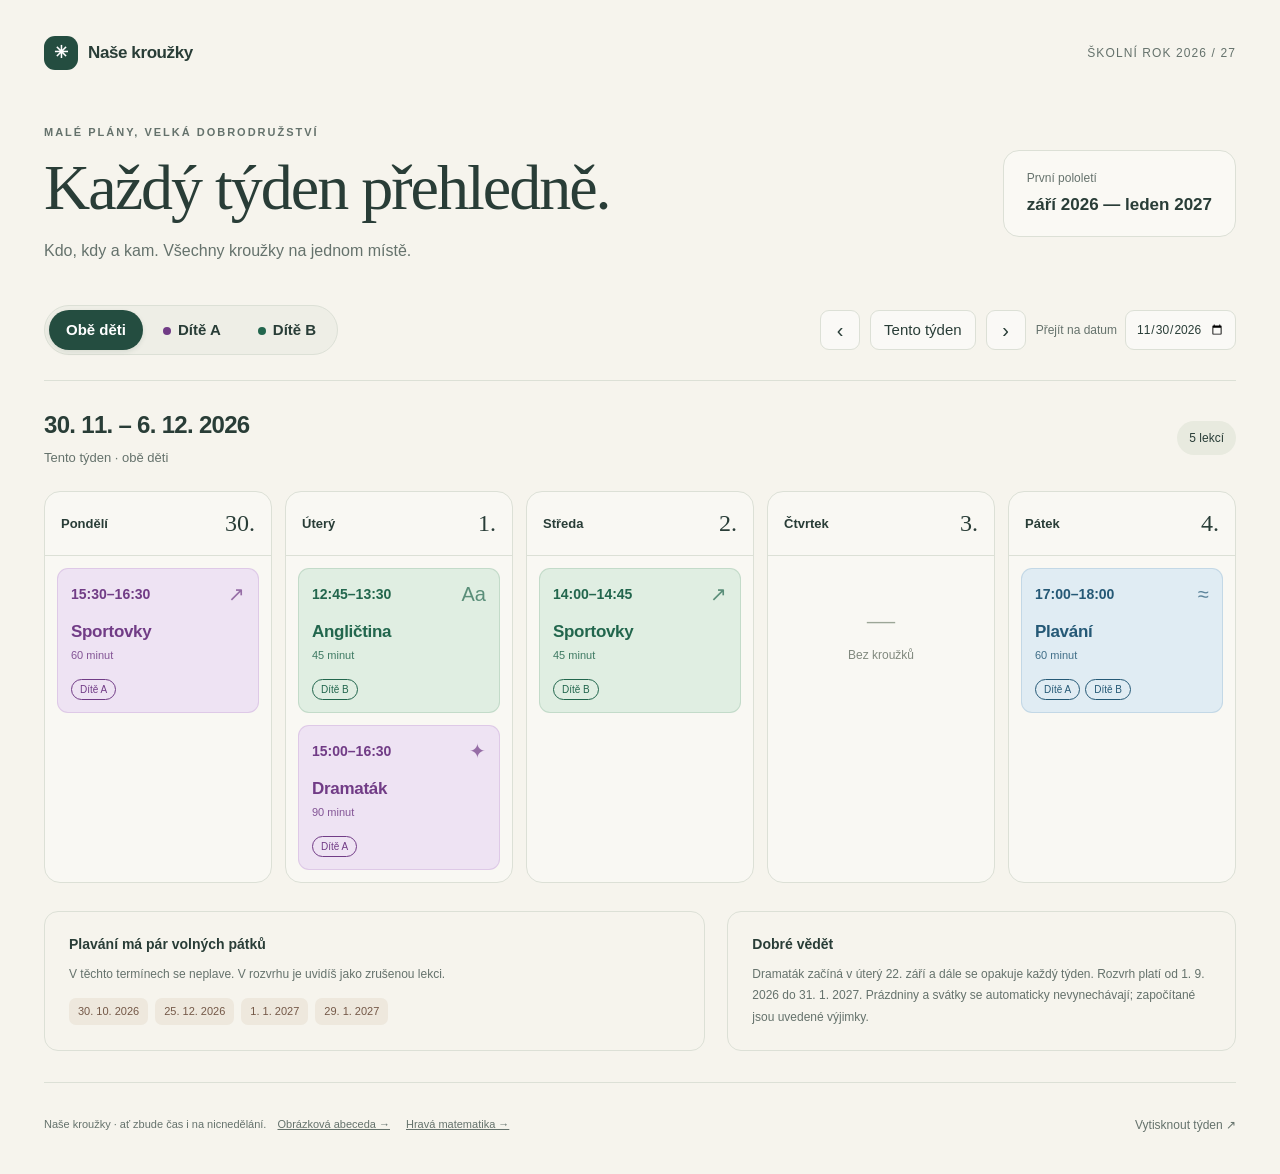
<file: index.html>
<!doctype html>
<html lang="cs">
<head>
  <meta charset="utf-8">
  <meta name="viewport" content="width=device-width, initial-scale=1">
  <meta name="theme-color" content="#f6f4ed">
  <meta name="description" content="Rodinný rozvrh dětských kroužků pro první pololetí školního roku 2026/2027.">
  <title>Naše kroužky · 2026/27</title>
  <style>
    :root{--paper:#f6f4ed;--ink:#293d37;--muted:#65726c;--line:#dce0d6;--green:#244d40;--a:#713c86;--b:#22664d;--both:#255976}
    *{box-sizing:border-box}body{margin:0;background:var(--paper);color:var(--ink);font:15px/1.5 "Segoe UI",Arial,sans-serif}button,input,select{font:inherit}button{cursor:pointer}button:disabled{cursor:default;opacity:.35}button:focus-visible,input:focus-visible,summary:focus-visible{outline:3px solid #c38932;outline-offset:4px}button{transition:background .15s,transform .15s}button:hover:not(:disabled){filter:brightness(.96)}main{max-width:1320px;margin:auto;padding:36px 44px 26px}.brand{display:flex;align-items:center;gap:10px;font-weight:750;font-size:17px;letter-spacing:-.4px}.brand-icon{background:var(--green);color:#fff;border-radius:11px;width:34px;height:34px;display:grid;place-items:center}.topbar{display:flex;justify-content:space-between;align-items:center}.school{font-size:12px;letter-spacing:1.1px;text-transform:uppercase;color:var(--muted)}.hero{display:flex;align-items:center;justify-content:space-between;padding:54px 0 42px;gap:24px}.eyebrow{color:var(--muted);font-size:11px;text-transform:uppercase;letter-spacing:2px;font-weight:700;margin:0 0 12px}h1{font:normal clamp(40px,5vw,65px)/1.1 Georgia,serif;letter-spacing:-2px;margin:0 0 16px}.intro{color:var(--muted);margin:0;font-size:16px}.period{border:1px solid var(--line);padding:18px 23px;border-radius:16px;min-width:198px;background:#ffffff60}.period span{display:block;color:var(--muted);font-size:12px;margin-bottom:5px}.period strong{font-size:17px;font-weight:600}.toolbar{display:flex;align-items:center;justify-content:space-between;gap:16px;margin-bottom:25px;flex-wrap:wrap}.filters{display:flex;border:1px solid var(--line);border-radius:99px;padding:4px;gap:3px;background:#eeeee6}.filter{border:0;background:transparent;padding:9px 17px;border-radius:99px;color:var(--ink);font-weight:600}.filter[aria-pressed="true"]{background:var(--green);color:white;box-shadow:0 2px 5px #183d241a}.dot{display:inline-block;width:8px;height:8px;border-radius:50%;margin-right:7px;background:currentColor}.purple{color:var(--a)}.jade{color:var(--b)}.filter[aria-pressed="true"] .dot{color:#e5d5ee}.filter[data-child="B"][aria-pressed="true"] .dot{color:#b7e3ca}.controls{display:flex;gap:10px;align-items:center}.plain,.arrow{border:1px solid var(--line);background:#ffffff80;color:var(--ink);border-radius:9px;height:40px;padding:0 13px}.arrow{width:40px;font-size:20px;padding:0}.date-label{display:flex;gap:8px;align-items:center;color:var(--muted);font-size:12px}.date-label input{border:1px solid var(--line);border-radius:9px;padding:8px 10px;background:#ffffff80;color:var(--ink);height:40px}.week-heading{border-top:1px solid var(--line);padding:26px 0 23px;display:flex;justify-content:space-between;align-items:center;gap:12px}h2{font-size:24px;letter-spacing:-.7px;font-weight:600;margin:0}.week-heading p{margin:5px 0 0;color:var(--muted);font-size:13px}.counter{font-size:12px;background:#e8eadf;padding:8px 12px;border-radius:99px;white-space:nowrap}.week{display:grid;grid-template-columns:repeat(5,minmax(0,1fr));gap:13px}.day{border:1px solid var(--line);border-radius:16px;background:#ffffff55;min-height:319px;overflow:hidden}.day.today{border-color:#547866;box-shadow:0 0 0 1px #547866}.day-header{display:flex;justify-content:space-between;align-items:center;padding:17px 16px;border-bottom:1px solid var(--line);gap:6px}.weekday{font-size:13px;font-weight:600;margin:0}.day-date{font-size:24px;font-family:Georgia,serif;line-height:1.2}.day.today .day-date{color:var(--green)}.today-label{font-size:9px;text-transform:uppercase;letter-spacing:1px;margin-left:5px}.events{padding:12px;display:grid;gap:12px}.event{padding:15px 13px 12px;border-radius:11px;position:relative;border:1px solid #b990cc50;background:#eee3f3;color:var(--a)}.event.child-b{background:#e0eee2;border-color:#83ae9350;color:var(--b)}.event.shared{background:#e0ecf3;border-color:#84adc950;color:var(--both)}.event-top{display:flex;align-items:center;justify-content:space-between;gap:4px}.time{font-weight:700;font-size:14px;white-space:nowrap}.activity-icon{font-size:20px;line-height:1;opacity:.7}.event h3{font-size:17px;letter-spacing:-.3px;margin:14px 0 3px}.duration{font-size:11px;opacity:.85}.kids{display:flex;gap:5px;margin-top:15px;flex-wrap:wrap}.kid{font-size:10px;border:1px solid currentColor;border-radius:99px;padding:2px 8px}.event.cancelled{background:#eeece8;color:#6f6b64;border:1px dashed #aaa59b}.cancelled h3,.cancelled .time{text-decoration:line-through}.cancelled-label{display:block;font-size:11px;font-weight:700;margin-top:7px;color:#92553c}.empty{color:#81897e;text-align:center;font-size:12px;padding:36px 5px}.empty-mark{display:block;font:28px Georgia,serif;margin-bottom:10px;color:#9ca697}.lower{display:grid;grid-template-columns:1.3fr 1fr;gap:22px;margin-top:28px}.note{padding:22px 24px;border:1px solid var(--line);border-radius:14px}.note h3{font-size:14px;margin:0 0 9px;font-weight:650}.note p{font-size:12px;color:var(--muted);margin:0;line-height:1.8}.exception-dates{display:flex;flex-wrap:wrap;gap:7px;margin-top:13px}.exception-date{font-size:11px;color:#745847;background:#eee8dd;border-radius:7px;padding:5px 9px}footer{display:flex;justify-content:space-between;align-items:center;gap:15px;margin-top:31px;padding-top:18px;border-top:1px solid var(--line);color:var(--muted);font-size:11px}.print{border:0;background:none;color:var(--muted);font-size:12px;padding:8px 0}noscript{display:block;padding:20px;background:#fff0ce}.sr-only{position:absolute;width:1px;height:1px;padding:0;margin:-1px;overflow:hidden;clip:rect(0,0,0,0);white-space:nowrap;border:0}
    @media(max-width:1050px){main{padding:28px 25px}.week{gap:8px}.day-header{padding:14px 11px}.events{padding:8px}.event{padding:13px 9px}.time{font-size:12px}.activity-icon{font-size:16px}.event h3{font-size:16px}.controls{flex-wrap:wrap}.hero{padding:39px 0 31px}}
    @media(max-width:760px){main{padding:23px 18px}.school{font-size:9px;letter-spacing:.5px}.brand{font-size:15px}.hero{padding:35px 0 25px;display:block}h1{font-size:45px;letter-spacing:-1.8px}.intro{font-size:14px}.period{display:flex;gap:10px;align-items:center;margin-top:20px;border:0;border-radius:0;border-left:3px solid #b6c5b4;padding:2px 0 2px 12px;background:none}.period span{margin:0}.period strong{font-size:13px}.toolbar{gap:15px;margin-bottom:19px}.filters{width:100%;justify-content:space-between}.filter{padding:9px 14px;flex:1}.controls{width:100%;gap:7px}.date-label{margin-left:auto}.date-label>span{display:none}.date-label input{width:135px;font-size:12px}.plain{font-size:12px;padding:0 9px}.arrow{width:35px}.week-heading{padding:20px 0 18px}h2{font-size:21px}.counter{font-size:10px;padding:7px 9px}.week{grid-template-columns:1fr;gap:12px}.day{min-height:0}.day-header{padding:13px 16px}.weekday{font-size:14px}.day-date{font-size:22px}.events{padding:12px;grid-template-columns:repeat(auto-fit,minmax(140px,1fr))}.event{padding:15px}.event h3{margin-top:12px;font-size:19px}.time{font-size:15px}.activity-icon{font-size:20px}.empty{padding:8px 0}.empty-mark{display:inline;margin-right:10px;font-size:19px}.lower{grid-template-columns:1fr;gap:12px;margin-top:20px}.note{padding:18px 20px}footer{font-size:10px;margin-top:24px}}
    @media print{@page{size:A4 landscape;margin:12mm}body{background:white}main{max-width:none;padding:0}.hero{padding:20px 0}.toolbar,.print,.date-label{display:none}.week{grid-template-columns:repeat(5,minmax(0,1fr))}.day{min-height:260px;break-inside:avoid}.events{display:grid;grid-template-columns:1fr}.event{-webkit-print-color-adjust:exact;print-color-adjust:exact}.lower{grid-template-columns:1fr 1fr;margin-top:20px}.note{padding:14px}.day-header{padding:12px}.time{font-size:12px}h1{font-size:36px}.period{display:block}footer{margin-top:20px}}
  </style>
</head>
<body>
<main>
  <header class="topbar"><div class="brand"><span class="brand-icon" aria-hidden="true">✳</span> Naše kroužky</div><span class="school">Školní rok 2026 / 27</span></header>
  <section class="hero" aria-labelledby="title"><div><p class="eyebrow">Malé plány, velká dobrodružství</p><h1 id="title">Každý týden přehledně.</h1><p class="intro">Kdo, kdy a kam. Všechny kroužky na jednom místě.</p></div><div class="period"><span>První pololetí</span><strong>září 2026 — leden 2027</strong></div></section>
  <noscript>Pro přepínání týdnů povol JavaScript. Pravidelně: pondělí Sportovky 15:30–16:30 (A); úterý Angličtina 12:45–13:30 (B), Dramaták od 22. 9. 15:00–16:30 (A); středa Sportovky 14:00–14:45 (B); pátek Plavání 17:00–18:00 (A i B). Výjimky plavání najdeš níže.</noscript>
  <nav class="toolbar" aria-label="Ovládání rozvrhu"><div class="filters" role="group" aria-label="Výběr dítěte"><button class="filter" data-child="all" aria-pressed="true">Obě děti</button><button class="filter" data-child="A" aria-pressed="false"><span class="dot purple" aria-hidden="true"></span>Dítě A</button><button class="filter" data-child="B" aria-pressed="false"><span class="dot jade" aria-hidden="true"></span>Dítě B</button></div><div class="controls"><button id="prev" class="arrow" aria-label="Předchozí týden">‹</button><button id="today" class="plain">Tento týden</button><button id="next" class="arrow" aria-label="Následující týden">›</button><label class="date-label"><span>Přejít na datum</span><input id="date" type="date" min="2026-09-01" max="2027-01-31" aria-label="Přejít na datum"></label></div></nav>
  <section aria-label="Týdenní rozvrh"><div class="week-heading"><div><h2 id="week-title"></h2><p id="week-subtitle"></p></div><span class="counter" id="count"></span></div><div id="week" class="week"></div><p id="announcement" class="sr-only" role="status" aria-live="polite"></p></section>
  <section class="lower" aria-label="Poznámky k rozvrhu"><div class="note"><h3>Plavání má pár volných pátků</h3><p>V těchto termínech se neplave. V rozvrhu je uvidíš jako zrušenou lekci.</p><div class="exception-dates"><span class="exception-date">30. 10. 2026</span><span class="exception-date">25. 12. 2026</span><span class="exception-date">1. 1. 2027</span><span class="exception-date">29. 1. 2027</span></div></div><div class="note"><h3>Dobré vědět</h3><p>Dramaták začíná v úterý 22. září a dále se opakuje každý týden. Rozvrh platí od 1. 9. 2026 do 31. 1. 2027. Prázdniny a svátky se automaticky nevynechávají; započítané jsou uvedené výjimky.</p></div></section>
  <footer><span>Naše kroužky · ať zbude čas i na nicnedělání. <a href="abeceda/index.html" style="color:inherit;display:inline-block;padding:15px 8px">Obrázková abeceda →</a><a href="matematika/index.html" style="color:inherit;display:inline-block;padding:15px 8px">Hravá matematika →</a></span><button class="print" id="print">Vytisknout týden ↗</button></footer>
</main>
<script id="schedule-model">
// Zde lze upravit děti, časy, první lekci a výjimky. Datum vždy RRRR-MM-DD.
const PERIOD = { start: '2026-09-01', end: '2027-01-31' };
const ACTIVITIES = [
  { name: 'Sportovky', day: 1, start: '15:30', end: '16:30', children: ['A'], icon: '↗' },
  { name: 'Angličtina', day: 2, start: '12:45', end: '13:30', children: ['B'], icon: 'Aa' },
  { name: 'Dramaták', day: 2, start: '15:00', end: '16:30', children: ['A'], first: '2026-09-22', icon: '✦' },
  { name: 'Sportovky', day: 3, start: '14:00', end: '14:45', children: ['B'], icon: '↗' },
  { name: 'Plavání', day: 5, start: '17:00', end: '18:00', children: ['A', 'B'], icon: '≈', except: ['2026-10-30', '2026-12-25', '2027-01-01', '2027-01-29'] }
];
function parseDate(value) { const [y,m,d] = value.split('-').map(Number); return new Date(y,m-1,d,12); }
function iso(date) { return `${date.getFullYear()}-${String(date.getMonth()+1).padStart(2,'0')}-${String(date.getDate()).padStart(2,'0')}`; }
function addDays(date, days) { const copy = new Date(date); copy.setDate(copy.getDate()+days); return copy; }
function mondayOf(date) { return addDays(date,-((date.getDay()+6)%7)); }
function eventsOn(date, child = 'all') {
  if (date < PERIOD.start || date > PERIOD.end) return [];
  const day = parseDate(date).getDay();
  return ACTIVITIES.filter(a => a.day === day && date >= (a.first || PERIOD.start) && (child === 'all' || a.children.includes(child)))
    .map(a => ({ ...a, cancelled: (a.except || []).includes(date) })).sort((a,b) => a.start.localeCompare(b.start));
}
</script>
<script>
const $ = id => document.getElementById(id);
const DAYS = ['Pondělí','Úterý','Středa','Čtvrtek','Pátek'];
const todayKey = new Intl.DateTimeFormat('sv-SE', { timeZone: 'Europe/Prague' }).format(new Date());
const clampedToday = todayKey < PERIOD.start ? PERIOD.start : todayKey > PERIOD.end ? PERIOD.end : todayKey;
const firstWeek = mondayOf(parseDate(PERIOD.start));
const lastWeek = mondayOf(parseDate(PERIOD.end));
let selectedWeek = mondayOf(parseDate(clampedToday));
let childFilter = 'all';
function shortDate(date) { return `${date.getDate()}. ${date.getMonth()+1}.`; }
function minutes(time) { const [h,m] = time.split(':').map(Number); return h*60+m; }
function element(tag, className, content) { const el = document.createElement(tag); if(className) el.className = className; if(content !== undefined) el.textContent = content; return el; }
function render() {
  const sunday = addDays(selectedWeek,6);
  const yearPrefix = selectedWeek.getFullYear() !== sunday.getFullYear() ? ` ${selectedWeek.getFullYear()}` : '';
  const title = `${shortDate(selectedWeek)}${yearPrefix} – ${shortDate(sunday)} ${sunday.getFullYear()}`;
  $('week-title').textContent = title;
  const current = iso(mondayOf(parseDate(todayKey))) === iso(selectedWeek);
  $('week-subtitle').textContent = `${current ? 'Tento týden' : 'Týdenní rozvrh'} · ${childFilter === 'all' ? 'obě děti' : 'dítě '+childFilter}`;
  $('prev').disabled = selectedWeek <= firstWeek;
  $('next').disabled = selectedWeek >= lastWeek;
  $('today').textContent = todayKey < PERIOD.start ? 'Začátek období' : todayKey > PERIOD.end ? 'Konec období' : 'Tento týden';
  const selectedKey = iso(selectedWeek);
  $('date').value = selectedKey < PERIOD.start ? PERIOD.start : selectedKey;
  $('week').replaceChildren();
  let count = 0, cancellations = 0;
  DAYS.forEach((name, i) => {
    const date = addDays(selectedWeek,i), key = iso(date), isToday = key === todayKey;
    const day = element('section','day'+(isToday ? ' today' : ''));
    day.setAttribute('aria-label', `${name} ${shortDate(date)} ${date.getFullYear()}`);
    const header = element('div','day-header');
    const weekday = element('h3','weekday',name);
    if (isToday) weekday.append(element('span','today-label','dnes'));
    header.append(weekday,element('span','day-date',`${date.getDate()}.`));
    const events = element('div','events');
    const list = eventsOn(key,childFilter);
    list.forEach(a => {
      a.cancelled ? cancellations++ : count++;
      const card = element('article','event '+(a.children.length > 1 ? 'shared' : a.children[0] === 'B' ? 'child-b' : 'child-a')+(a.cancelled ? ' cancelled' : ''));
      const top = element('div','event-top');
      const icon = element('span','activity-icon',a.icon); icon.setAttribute('aria-hidden','true');
      top.append(element('span','time',`${a.start}–${a.end}`),icon);
      card.append(top,element('h3','',a.name),element('div','duration',`${minutes(a.end)-minutes(a.start)} minut`));
      if(a.cancelled) card.append(element('span','cancelled-label','Lekce se nekoná'));
      const kids = element('div','kids');
      a.children.forEach(c => kids.append(element('span','kid','Dítě '+c)));
      card.append(kids); events.append(card);
    });
    if(!list.length) { const empty = element('div','empty'); const mark = element('span','empty-mark','—'); mark.setAttribute('aria-hidden','true'); empty.append(mark,document.createTextNode(key < PERIOD.start || key > PERIOD.end ? 'Mimo období' : 'Bez kroužků')); events.append(empty); }
    day.append(header,events); $('week').append(day);
  });
  const inflected = count === 1 ? 'lekce' : count >= 2 && count <= 4 ? 'lekce' : 'lekcí';
  $('count').textContent = `${count} ${inflected}${cancellations ? ' · '+cancellations+' zrušená' : ''}`;
  $('announcement').textContent = `${title}, ${$('week-subtitle').textContent}, ${$('count').textContent}`;
}
$('prev').addEventListener('click',() => { if(selectedWeek > firstWeek) { selectedWeek = addDays(selectedWeek,-7); render(); } });
$('next').addEventListener('click',() => { if(selectedWeek < lastWeek) { selectedWeek = addDays(selectedWeek,7); render(); } });
$('today').addEventListener('click',() => { selectedWeek = mondayOf(parseDate(clampedToday)); render(); });
$('date').addEventListener('change',event => { const value = event.target.value; if(!value || !event.target.validity.valid || value < PERIOD.start || value > PERIOD.end) return; selectedWeek = mondayOf(parseDate(value)); render(); });
document.querySelectorAll('[data-child]').forEach(button => button.addEventListener('click',() => { childFilter = button.dataset.child; document.querySelectorAll('[data-child]').forEach(b => b.setAttribute('aria-pressed',String(b === button))); render(); }));
$('print').addEventListener('click',() => window.print());
render();
</script>
</body>
</html>
</file>
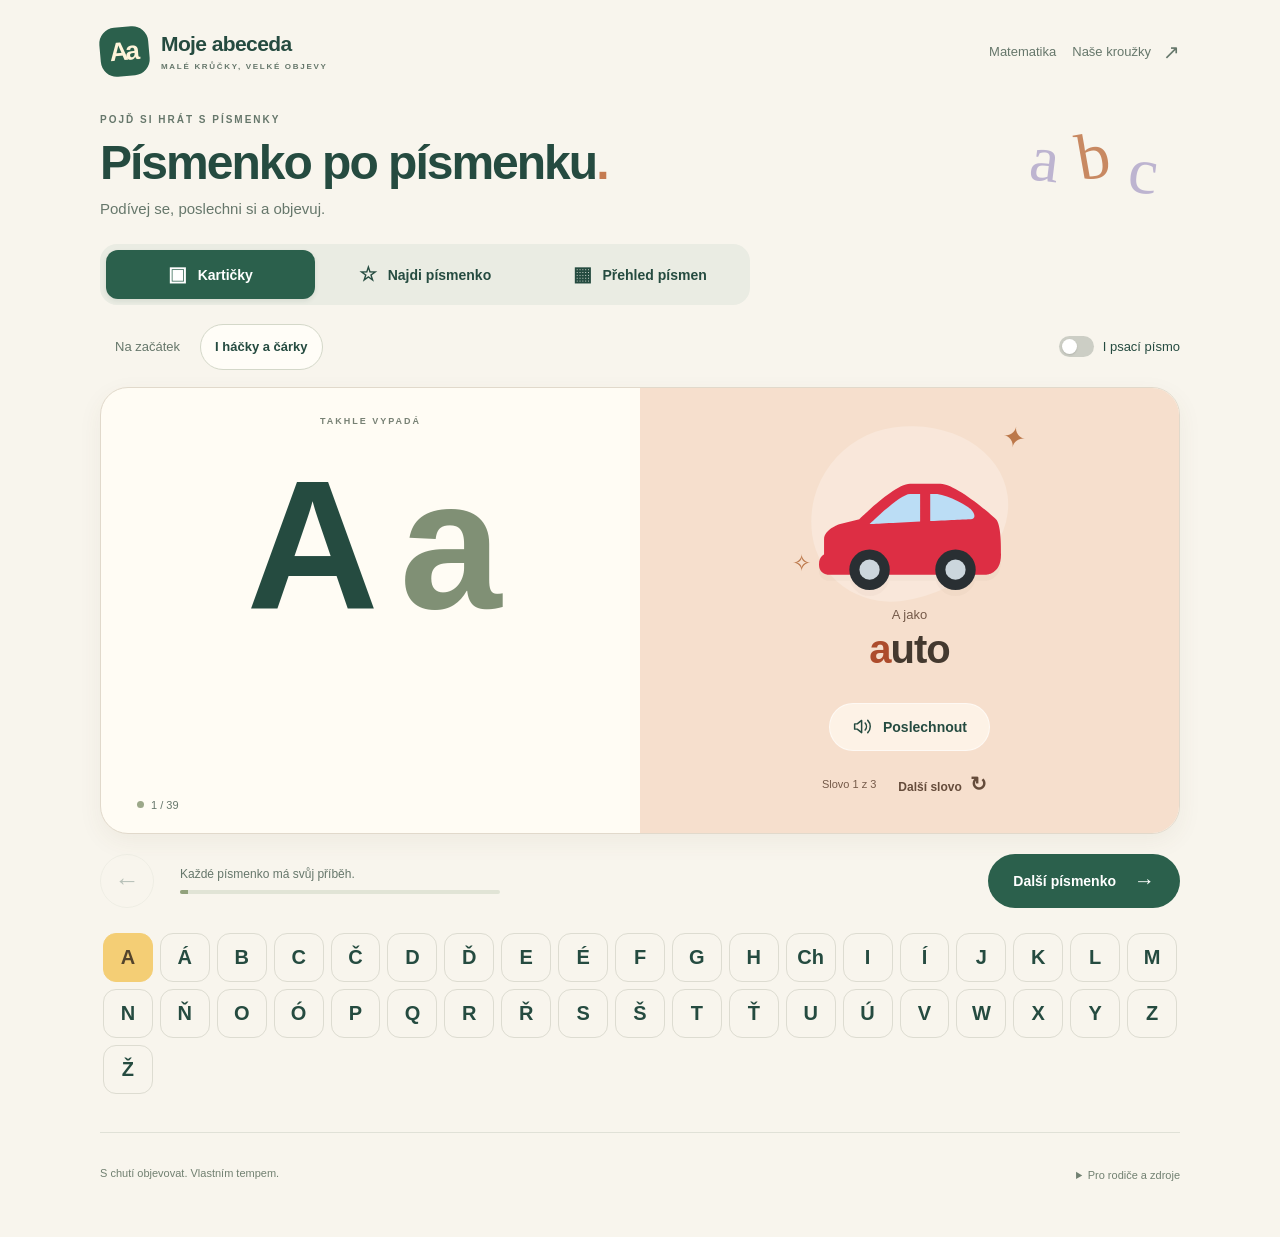
<file: abeceda/index.html>
<!doctype html>
<html lang="cs">
<head>
  <meta charset="utf-8">
  <meta name="viewport" content="width=device-width, initial-scale=1">
  <meta name="theme-color" content="#f8f5ed">
  <meta name="description" content="Hravá česká abeceda s obrázky, velkými i malými písmeny a českým psacím písmem. Pro malé objevitele.">
  <title>Moje abeceda · Písmenko po písmenku</title>
  <link rel="icon" type="image/svg+xml" href="favicon.svg">
  <link rel="stylesheet" href="style.css?v=2">
  <script src="data.js?v=2" defer></script>
  <script src="app.js?v=2" defer></script>
</head>
<body>
  <main>
    <header class="topbar">
      <a class="brand" href="index.html" aria-label="Moje abeceda, úvod"><span class="brand-mark" aria-hidden="true">Aa</span><span>Moje abeceda<span class="brand-sub">MALÉ KRŮČKY, VELKÉ OBJEVY</span></span></a>
      <nav aria-label="Další stránky" style="display:flex;gap:16px;flex-wrap:wrap"><a class="schedule-link" href="../matematika/index.html">Matematika</a><a class="schedule-link" href="../index.html">Naše kroužky <span aria-hidden="true">↗</span></a></nav>
    </header>

    <section class="intro"><div><p class="eyebrow">POJĎ SI HRÁT S PÍSMENKY</p><h1>Písmenko po písmenku<span>.</span></h1><p>Podívej se, poslechni si a objevuj.</p></div><span class="intro-doodle" aria-hidden="true">a <span>b</span> c</span></section>

    <nav class="modes" aria-label="Co si zahrajeme?">
      <button class="mode active" data-mode="learn" aria-pressed="true"><span aria-hidden="true">▣</span> Kartičky</button>
      <button class="mode" data-mode="game" aria-pressed="false"><span aria-hidden="true">☆</span> Najdi písmenko</button>
      <button class="mode" data-mode="overview" aria-pressed="false"><span aria-hidden="true">▦</span> Přehled písmen</button>
    </nav>

    <div class="settings">
      <div class="sets" role="group" aria-label="Výběr písmen"><button data-set="basic" aria-pressed="false">Na začátek</button><button data-set="all" aria-pressed="true">I háčky a čárky</button></div>
      <label class="switch-label"><input type="checkbox" id="cursive-toggle"><span class="switch" aria-hidden="true"></span> I psací písmo</label>
    </div>

    <section id="learn" aria-label="Obrázkové kartičky">
      <article class="letter-card" id="letter-card">
        <div class="letter-side"><span class="small-label">TAKHLE VYPADÁ</span><div class="print-pair" id="print-pair" aria-label="Velké a malé tiskací písmeno"><span id="upper">A</span><span id="lower">a</span></div><div class="cursive-panel" id="cursive-panel" hidden><span class="small-label">A TAKHLE SE PÍŠE</span><div class="cursive-pair" id="cursive-pair"><span>A</span><span>a</span></div></div><div class="letter-footer"><span class="letter-dot" aria-hidden="true"></span><span id="letter-position">1 / 39</span></div></div>
        <div class="picture-side"><div class="picture-stage"><img id="letter-image" src="assets/1f697.svg" alt="auto" width="240" height="240"><span class="spark spark-one" aria-hidden="true">✦</span><span class="spark spark-two" aria-hidden="true">✧</span></div><div class="word-intro" id="word-intro">A jako</div><h2 class="word" id="word"><mark>a</mark>uto</h2><p id="word-note" class="word-note"></p><button class="listen" id="listen"><svg viewBox="0 0 24 24" aria-hidden="true"><path d="M11 5 6 9H3v6h3l5 4V5Zm4 3a6 6 0 0 1 0 8m3-11a10 10 0 0 1 0 14"/></svg> Poslechnout</button><div id="example-controls" class="example-controls"><span id="example-count">Slovo 1 z 3</span><button id="next-example" class="next-example">Další slovo <span aria-hidden="true">↻</span></button></div></div>
      </article>
      <div class="card-controls"><button id="prev" class="arrow" aria-label="Předchozí písmenko">←</button><div><span class="control-hint">Každé písmenko má svůj příběh.</span><div class="progress-track"><span id="progress"></span></div></div><button id="next" class="next">Další písmenko <span aria-hidden="true">→</span></button></div>
      <div id="letter-strip" class="letter-strip" role="group" aria-label="Rychlý výběr písmenka"></div>
    </section>

    <section id="overview" hidden aria-label="Přehled abecedy"><div class="section-heading"><h2>Všechna naše písmenka pohromadě</h2><p>Klepni na písmenko a otevři jeho kartičku.</p></div><div id="alphabet-grid" class="alphabet-grid"></div></section>

    <section id="game" hidden aria-label="Hra Najdi písmenko"><div class="game-heading"><div><p class="eyebrow">MALÁ PÍSMENKOVÁ VÝPRAVA</p><h2>Najdi písmenko</h2></div><span id="score" class="score">★ 0</span></div><div class="game-card"><img id="game-image" alt="" width="145" height="145"><h3 id="game-question">Poslechni si písmenko.</h3><button class="listen" id="game-listen">♪ Přehrát zadání</button><p id="game-hint" class="game-hint"></p><div id="answers" class="answers"></div><p id="game-feedback" class="game-feedback" role="status" aria-live="polite">Klepni na správné písmenko.</p><button id="game-next" class="next" hidden>Další hádanka →</button></div></section>

    <p id="sound-status" class="sound-status" role="status" hidden></p>
    <p id="announcement" class="sr-only" aria-live="polite" aria-atomic="true"></p>
    <noscript><p>Pro procházení kartiček a hraní povol JavaScript v prohlížeči.</p></noscript>
    <footer><span>S chutí objevovat. Vlastním tempem.</span><details><summary>Pro rodiče a zdroje</summary><div class="parent-info"><p>Tlačítko „Další slovo“ ukáže jiný příklad pro stejné písmeno. Každé slovo začíná svým písmenem: <strong>a</strong>uto, <strong>ď</strong>áblík, <strong>x</strong>ylofon. Širší sada má 39 písmen, sada „Na začátek“ nabízí 27 písmen s jednoduchými slovy. Ě, Ů a Ý vynecháváme, protože pro ně nemáme vhodný běžný příklad na začátku slova. U méně častých písmen používáme i méně známá slova, například árie, éro, óda nebo název země Írán. Q ukazujeme na přejatém slově quiche (čti „kiš“, slaný koláč).</p><p>České předčítání používá hlas vašeho zařízení. Pokud není dostupný, můžete zadání přečíst dítěti. V nastavení tabletu lze obvykle přidat český hlas. Názvy písmen slouží k jejich poznávání; nejde o nácvik izolovaných hlásek ani metodiku výuky čtení.</p><p>Psací tvary: <a href="https://github.com/TypeTogether/Playwrite">Playwrite Česko, TypeTogether</a> (<a href="assets/PlaywriteCZ-OFL.txt">SIL OFL 1.1</a>). Jde o českou spojitou psací předlohu; školní písanky se mohou v detailech lišit.</p><p>Obrázky: <a href="https://github.com/twitter/twemoji">Twemoji, Twitter a přispěvatelé</a>, <a href="https://creativecommons.org/licenses/by/4.0/">CC BY 4.0</a>, koláč má upravené barvy. Iglú a xylofon: <a href="https://game-icons.net/">Delapouite / Game-icons.net</a>, <a href="https://creativecommons.org/licenses/by/3.0/">CC BY 3.0</a>, upravené barvy. Eso, web, yetti a ředkvička: vlastní jednoduché vektorové ilustrace. <a href="https://prirucka.ujc.cas.cz/?id=900">Česká abeceda – ÚJČ</a>.</p></div></details></footer>
  </main>
</body>
</html>
</file>
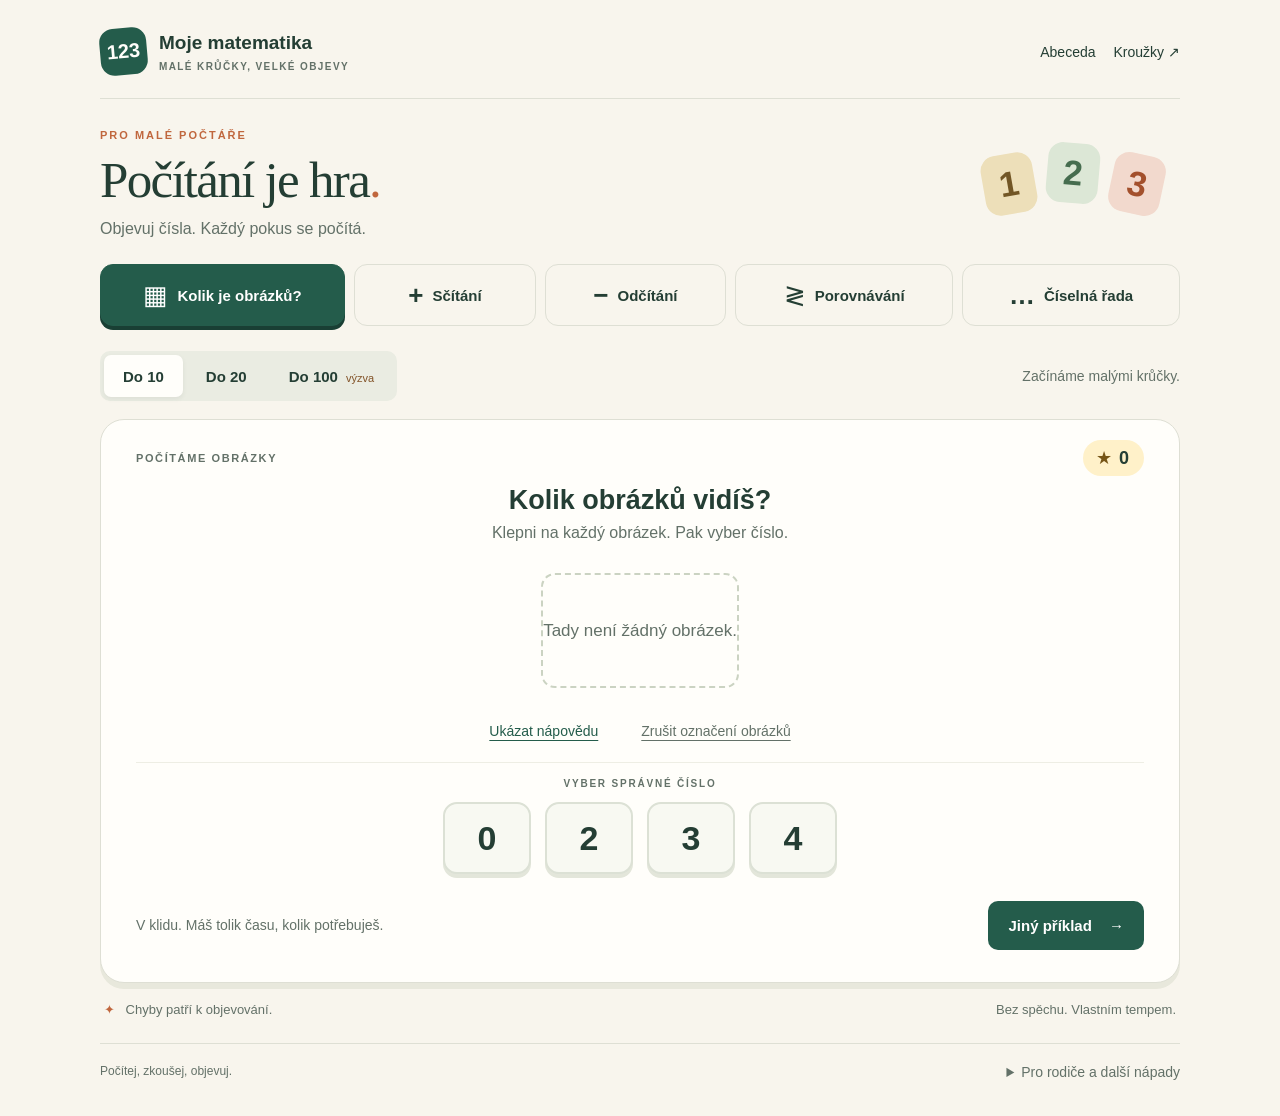
<file: matematika/index.html>
<!doctype html>
<html lang="cs">
<head>
  <meta charset="utf-8">
  <meta name="viewport" content="width=device-width, initial-scale=1">
  <meta name="theme-color" content="#f8f5ed">
  <meta name="description" content="Hravá matematika pro prvňáčky: počítání obrázků, sčítání, odčítání, porovnávání a číselné řady. Vlastním tempem do 10, 20 nebo 100.">
  <title>Moje matematika · Počítání je hra</title>
  <link rel="icon" type="image/svg+xml" href="favicon.svg">
  <link rel="stylesheet" href="style.css">
  <script src="model.js" defer></script>
  <script src="app.js" defer></script>
</head>
<body>
  <main>
    <header class="topbar">
      <a class="brand" href="index.html"><span class="brand-mark" aria-hidden="true">123</span><span>Moje matematika<small>MALÉ KRŮČKY, VELKÉ OBJEVY</small></span></a>
      <nav class="family-nav" aria-label="Další stránky"><a href="../abeceda/index.html">Abeceda</a><a href="../index.html">Kroužky ↗</a></nav>
    </header>

    <section class="intro"><div><p class="eyebrow">PRO MALÉ POČTÁŘE</p><h1>Počítání je hra<span>.</span></h1><p>Objevuj čísla. Každý pokus se počítá.</p></div><div class="number-play" aria-hidden="true"><span>1</span><span>2</span><span>3</span></div></section>

    <nav class="modes" aria-label="Vyber si cvičení">
      <button data-mode="count" aria-pressed="true"><span class="mode-icon" aria-hidden="true">▦</span><span>Kolik je obrázků?</span></button>
      <button data-mode="add" aria-pressed="false"><span class="mode-icon" aria-hidden="true">+</span><span>Sčítání</span></button>
      <button data-mode="subtract" aria-pressed="false"><span class="mode-icon" aria-hidden="true">−</span><span>Odčítání</span></button>
      <button data-mode="compare" aria-pressed="false"><span class="mode-icon" aria-hidden="true">≷</span><span>Porovnávání</span></button>
      <button data-mode="sequence" aria-pressed="false"><span class="mode-icon" aria-hidden="true">…</span><span>Číselná řada</span></button>
    </nav>

    <div class="settings"><div class="range" role="group" aria-label="Rozsah počítání"><button data-max="10" aria-pressed="true">Do 10</button><button data-max="20" aria-pressed="false">Do 20</button><button data-max="100" aria-pressed="false">Do 100 <span>výzva</span></button></div><span id="range-note">Začínáme malými krůčky.</span></div>

    <section class="exercise" aria-labelledby="question">
      <div class="exercise-heading"><span id="exercise-label">POČÍTÁME OBRÁZKY</span><span class="stars" id="score" aria-label="Vyřešeno 0 příkladů">★ <span>0</span></span></div>
      <h2 id="question" tabindex="-1">Kolik obrázků vidíš?</h2>
      <p class="instruction" id="instruction">Klepni na každý obrázek. Pak vyber číslo.</p>
      <div class="workspace" id="workspace"></div>
      <div class="help-row"><button class="hint-button" id="hint" aria-expanded="false" aria-controls="hint-panel">Ukázat nápovědu</button><button class="clear-button" id="clear-marks">Zrušit označení obrázků</button></div>
      <div class="hint-panel" id="hint-panel" hidden></div>
      <div class="answer-area"><p class="answer-label" id="answer-label">VYBER SPRÁVNÉ ČÍSLO</p><div class="answers" id="answers" role="group" aria-labelledby="answer-label"></div></div>
      <div class="feedback-row"><p id="feedback" role="status" aria-live="polite" aria-atomic="true">V klidu. Máš tolik času, kolik potřebuješ.</p><button class="next" id="next">Jiný příklad <span aria-hidden="true">→</span></button></div>
    </section>

    <div class="under-card"><span><span class="little-star" aria-hidden="true">✦</span> Chyby patří k objevování.</span><span>Bez spěchu. Vlastním tempem.</span></div>
    <footer><span>Počítej, zkoušej, objevuj.</span><details><summary>Pro rodiče a další nápady</summary><div class="parent-info"><h3>Malá chvilka s matematikou</h3><p>Začněte rozsahem do 10. Rozsah do 20 zvolte, až si dítě bude jistější. Do 100 je rozšíření pro zvídavé počtáře; není nutné zvládnout všechno hned. Příklady mohou přecházet přes desítku. Odčítání má vždy nezáporný výsledek.</p><p>U obrázků lze klepnutím označovat už spočítané předměty. Větší množství je ve skupinách po deseti. Hvězdička přibude za každý vyřešený příklad i po opravě; počítadlo platí jen pro tuto otevřenou stránku.</p><h3>Co dalšího si zahrát?</h3><ul><li><strong>Rozklady čísel:</strong> kolik chybí od 6 do 10?</li><li><strong>Tvary:</strong> najdi kruh, čtverec, trojúhelník a obdélník.</li><li><strong>Slovní úlohy:</strong> mám 3 jablka a dostanu další 2. Kolik jich mám?</li><li><strong>Vzory:</strong> pokračuj v řadě kolečko, čtverec, kolečko…</li><li><strong>Hra na obchod:</strong> poskládej cenu z mincí 1, 2 a 5 Kč.</li></ul><p>Tyto náměty navazují na oblasti čísel, geometrie a pravidelností v <a href="https://prohlednout.rvp.cz/zakladni-vzdelavani/vzdelavaci-oblasti/mat/mat">RVP pro matematiku</a>; konkrétní obtížnost přizpůsobte tomu, co dítě právě probírá ve škole.</p><p>Obrázky: <a href="https://github.com/twitter/twemoji">Twemoji, Twitter a přispěvatelé</a>, <a href="https://creativecommons.org/licenses/by/4.0/">CC BY 4.0</a>. Použité obrázky jsou beze změn. Web nepoužívá analytiku ani neodesílá odpovědi.</p></div></details></footer>
    <noscript><p class="noscript">Pro hraní zapněte JavaScript v prohlížeči.</p></noscript>
  </main>
</body>
</html>
</file>
<file: abeceda/style.css>
@font-face{font-family:Playwrite;src:url('assets/PlaywriteCZ.ttf') format('truetype');font-weight:100 400;font-display:swap}
:root{--paper:#f8f5ed;--ink:#254b40;--muted:#66776b;--green:#2b604c;--line:#dddeda;--peach:#f6dfcd;--lavender:#ece8f4;--yellow:#f4ce75;--radius:28px}
*{box-sizing:border-box}body{margin:0;background:var(--paper);color:var(--ink);font-family:"Trebuchet MS","Segoe UI",Arial,sans-serif;font-size:16px}button,a,input,label,summary{-webkit-tap-highlight-color:transparent}button{font:inherit;cursor:pointer;touch-action:manipulation}button,a,label,summary{touch-action:manipulation}button{color:var(--ink)}button:focus-visible,a:focus-visible,summary:focus-visible,input:focus-visible{outline:3px solid #9e6224;outline-offset:5px}button:disabled{cursor:default}a{color:inherit}button{transition:background .15s,transform .15s}button:active:not(:disabled){transform:translateY(2px)}[hidden]{display:none!important}main{max-width:1160px;padding:27px 40px 20px;margin:0 auto}.topbar{display:flex;align-items:center;justify-content:space-between;gap:12px}.brand{display:flex;align-items:center;gap:12px;text-decoration:none;font-size:21px;font-weight:bold;letter-spacing:-.6px}.brand-mark{width:49px;height:49px;border-radius:16px;background:var(--green);color:#fff4da;display:grid;place-items:center;font-size:26px;transform:rotate(-5deg);letter-spacing:-3px;padding-right:3px}.brand-sub{display:block;font-size:8px;letter-spacing:1.7px;margin-top:6px;color:var(--muted)}.schedule-link{font-size:13px;color:var(--muted);text-decoration:none;min-height:48px;display:flex;align-items:center;gap:12px}.schedule-link span{font-size:20px}.intro{display:flex;justify-content:space-between;align-items:center;padding:38px 0 27px}.eyebrow{font-size:10px;letter-spacing:2px;font-weight:700;color:var(--muted);margin:0 0 11px}h1{font-size:clamp(30px,4.5vw,48px);line-height:1.12;letter-spacing:-2px;margin:0 0 10px;font-weight:700}h1>span{color:#c57b51}.intro p:last-child{color:var(--muted);margin:0;font-size:15px}.intro-doodle{font-family:Georgia,serif;font-size:66px;letter-spacing:1px;color:#bdb4d0;transform:rotate(7deg);white-space:nowrap;margin:0 20px}.intro-doodle span{display:inline-block;color:#c88962;transform:rotate(-17deg) translateY(-9px)}.modes{display:flex;gap:6px;padding:6px;border-radius:17px;background:#eaece3;max-width:650px}.mode{background:transparent;border:0;min-height:49px;border-radius:12px;flex:1;padding:10px 12px;font-weight:700;white-space:nowrap;font-size:14px}.mode>span{font-size:20px;margin-right:7px;vertical-align:-1px}.mode.active{background:var(--green);color:white;box-shadow:0 2px 5px #153a2218}.settings{display:flex;justify-content:space-between;align-items:center;gap:15px;margin:18px 0 16px;flex-wrap:wrap}.sets{display:flex;gap:5px}.sets button{border:1px solid transparent;background:transparent;border-radius:24px;padding:9px 14px;min-height:46px;font-size:13px;color:var(--muted)}.sets button[aria-pressed="true"]{background:#fffdf7;border-color:#d4d8c9;color:var(--ink);font-weight:700}.switch-label{display:flex;align-items:center;gap:9px;min-height:48px;cursor:pointer;font-size:13px;position:relative}.switch-label input{position:absolute;width:100%;height:100%;opacity:0;cursor:pointer;margin:0;z-index:1}.switch{display:inline-flex;width:35px;height:21px;border-radius:30px;background:#cccec5;align-items:center;padding:3px;transition:background .2s}.switch:before{content:"";width:15px;height:15px;background:white;border-radius:50%;box-shadow:0 1px 2px #0002;transition:transform .2s}.switch-label input:checked+.switch{background:var(--green)}.switch-label input:checked+.switch:before{transform:translateX(14px)}.switch-label input:focus-visible+.switch{outline:3px solid #9e6224;outline-offset:5px}.letter-card{display:grid;grid-template-columns:1fr 1fr;min-height:355px;border-radius:var(--radius);overflow:hidden;border:1px solid #e1d9cb;background:#fffcf4;box-shadow:0 8px 24px #584a3510}.letter-side{padding:28px 36px 22px;display:flex;flex-direction:column;align-items:center;justify-content:center;position:relative}.small-label{font-size:9px;letter-spacing:2px;font-weight:bold;color:#778174}.print-pair{display:flex;gap:28px;align-items:baseline;font-family:Arial,sans-serif;font-size:clamp(100px,16vw,183px);font-weight:700;line-height:1.26;padding:4px 0 5px;letter-spacing:-7px}.print-pair>span:last-child{color:#809075}.print-pair.digraph{font-size:clamp(82px,12vw,133px);gap:22px;letter-spacing:-5px}.cursive-panel{width:100%;text-align:center;margin:0 0 15px}.cursive-pair{font:400 64px/1.9 Playwrite,cursive;display:flex;gap:35px;justify-content:center;background:linear-gradient(transparent calc(69% - 1px),#d9dfd4 69%,transparent calc(69% + 1px));min-height:122px;font-synthesis:none}.cursive-pair span:last-child{color:#809075}.letter-footer{align-self:stretch;display:flex;align-items:center;gap:7px;font-size:11px;color:var(--muted);margin-top:auto;padding-top:14px}.letter-dot{background:#9ca889;border-radius:100%;width:7px;height:7px}.picture-side{display:flex;flex-direction:column;align-items:center;justify-content:center;background:var(--peach);padding:15px 25px 25px;position:relative;text-align:center}.picture-stage{width:235px;height:202px;display:grid;place-items:center;position:relative}.picture-stage:before{content:"";position:absolute;inset:23px 18px 6px;background:#ffffff40;border-radius:48% 52% 60% 40%/55% 48% 52% 45%;transform:rotate(-8deg)}.picture-stage img{width:182px;height:182px;position:relative;z-index:1;filter:drop-shadow(0 6px 0 #66392208)}.spark{position:absolute;color:#bc784a;font-size:28px;z-index:2}.spark-one{top:18px;right:2px;transform:rotate(10deg)}.spark-two{bottom:28px;left:0;font-size:23px}.word-intro{font-size:13px;color:#755a49;margin-top:2px}.word{font-size:40px;letter-spacing:-1px;margin:1px 0 0;line-height:1.3;color:#44392f}.word mark{color:#ad4c2c;background:transparent}.word-note{font-size:12px;color:#755a49;margin:3px 0 10px;min-height:15px}.listen{border:1px solid #ffffff90;background:#fffaf0b8;min-height:48px;border-radius:30px;padding:10px 22px;font-size:14px;font-weight:700;display:inline-flex;align-items:center;justify-content:center;gap:10px}.listen svg{width:21px;height:21px;fill:none;stroke:currentColor;stroke-width:1.7;stroke-linecap:round;stroke-linejoin:round}.listen svg path:first-child{fill:none}.listen:disabled{opacity:.65}.card-controls{display:grid;grid-template-columns:56px 1fr auto;align-items:center;gap:24px;margin:20px 0}.arrow{border:1px solid #d8dbcf;background:transparent;border-radius:50%;width:54px;height:54px;font-size:25px}.arrow:disabled{opacity:.3}.next{border:0;border-radius:28px;background:var(--green);color:white;min-height:54px;padding:14px 25px;font-weight:700;font-size:14px;display:inline-flex;gap:18px;align-items:center;justify-content:center}.next span{font-size:21px}.next:disabled{opacity:.4}.control-hint{display:block;font-size:12px;color:var(--muted);margin-bottom:9px}.progress-track{height:4px;border-radius:8px;background:#e1e4d6;max-width:320px;overflow:hidden}.progress-track span{display:block;height:100%;width:2.38%;background:#91a17b;transition:width .2s}.letter-strip{display:grid;grid-template-columns:repeat(auto-fill,minmax(48px,1fr));gap:7px;padding:5px 3px 12px}.letter-chip{width:100%;height:49px;border-radius:13px;background:transparent;border:1px solid #dddcd1;font-size:20px;font-weight:bold}.letter-chip[aria-pressed="true"]{background:var(--yellow);border-color:var(--yellow);color:#53442c}.section-heading{padding:10px 0 23px}.section-heading h2,.game-heading h2{font-size:28px;letter-spacing:-.8px;margin:0 0 8px}.section-heading p{margin:0;color:var(--muted);font-size:14px}.alphabet-grid{display:grid;grid-template-columns:repeat(6,1fr);gap:12px}.mini-card{background:#fffcf4;border:1px solid #e0dccf;border-radius:20px;display:flex;align-items:center;flex-direction:column;padding:14px 6px;gap:5px;min-height:166px}.mini-card:nth-child(4n+2){background:#f1eaf3}.mini-card:nth-child(4n+3){background:#eef1e6}.mini-card:nth-child(4n){background:#f9ead8}.mini-card img{width:65px;height:65px}.mini-letters{font:bold 32px/1.2 Arial,sans-serif;display:block}.mini-letters span{color:#7c8c70}.mini-word{font-size:12px;color:#5a6b60}.mini-script{font:400 22px/1.8 Playwrite,cursive}.game-heading{display:flex;align-items:center;justify-content:space-between;margin:15px 0 20px}.score{font-size:23px;background:#f5e7af;padding:12px 21px;border-radius:24px;min-width:80px;text-align:center}.game-card{background:#fffdf7;border:1px solid #e0dccf;border-radius:var(--radius);text-align:center;padding:28px 26px;max-width:750px;margin:auto;min-height:470px}.game-card>img{width:135px;height:135px;background:#f4ebd7;border-radius:35%;padding:16px}.game-card h3{font-size:24px;margin:15px 0 14px;letter-spacing:-.6px}.game-card>.listen{background:#eef0e5;border-color:transparent}.game-hint{font-size:13px;color:var(--muted);min-height:18px;margin:15px 0}.answers{display:flex;gap:16px;justify-content:center;margin:17px 0 0}.answer{width:130px;min-height:110px;border-radius:22px;background:var(--lavender);border:3px solid transparent;font:700 56px/1.4 Arial,sans-serif}.answer:nth-child(2){background:#f6e3c3}.answer:nth-child(3){background:#e5ecd9}.answer.correct{border-color:#3e7855;background:#d6edd7}.answer.retry{border-color:#cfae74;opacity:.5}.answer:disabled{opacity:.6}.answer.correct:disabled{opacity:1}.game-feedback{font-size:16px;min-height:24px;margin:21px 0 12px;color:#526747}.sound-status{border:1px solid #e2d6b8;background:#fff5da;padding:12px 17px;border-radius:14px;font-size:13px;line-height:1.6;color:#665333}footer{display:flex;justify-content:space-between;gap:18px;font-size:11px;color:#718071;margin-top:26px;padding:20px 0;border-top:1px solid #e0e1d7;align-items:flex-start}footer>span{padding-top:14px}details{max-width:590px}summary{cursor:pointer;min-height:44px;display:list-item;align-content:center;text-align:right}.parent-info{font-size:12px;line-height:1.8;padding:10px 0}.parent-info p{margin:0 0 12px}.sr-only{position:absolute;width:1px;height:1px;padding:0;margin:-1px;overflow:hidden;clip:rect(0,0,0,0);white-space:nowrap;border:0}
@media(min-width:900px) and (max-height:820px){main{padding-top:20px}.intro{padding:25px 0 22px}.letter-card{min-height:320px}.picture-stage{height:170px}.picture-stage img{height:157px;width:157px}.picture-side{padding-bottom:19px}.print-pair{font-size:160px}.settings{margin-top:12px;margin-bottom:12px}.card-controls{margin:16px 0}footer{margin-top:12px}}
@media(max-width:800px){main{padding:22px 25px}.intro-doodle{font-size:52px;margin-right:0}.intro{padding-top:32px}.letter-side{padding:28px 22px 22px}.print-pair{font-size:142px;gap:18px}.print-pair.digraph{font-size:100px;gap:10px}.alphabet-grid{grid-template-columns:repeat(4,1fr)}.card-controls{gap:16px}.cursive-pair{font-size:55px;gap:25px}.picture-stage{width:215px}.mode{font-size:13px}.mode>span{margin-right:5px}}
@media(max-width:580px){main{padding:18px 16px}.brand{font-size:18px}.brand-sub{font-size:6px;letter-spacing:1.3px}.brand-mark{width:42px;height:42px;font-size:23px}.schedule-link{font-size:11px;gap:4px}.intro{padding:27px 0 20px}.intro-doodle{display:none}h1{font-size:33px;letter-spacing:-1.4px}.intro p:last-child{font-size:13px}.eyebrow{font-size:9px}.modes{gap:2px;padding:4px}.mode{font-size:11px;padding:10px 5px;min-height:48px}.mode>span{font-size:17px;margin-right:4px}.settings{gap:0;margin:12px 0}.sets button{padding:8px 10px;font-size:11px}.switch-label{font-size:11px;gap:6px}.switch{width:30px;height:19px}.switch:before{width:13px;height:13px}.switch-label input:checked+.switch:before{transform:translateX(11px)}.letter-card{min-height:315px;border-radius:23px}.letter-side{padding:24px 10px 15px}.small-label{font-size:7px;letter-spacing:1px}.print-pair{font-size:90px;gap:9px;letter-spacing:-5px;flex-wrap:wrap;justify-content:center}.print-pair.digraph{font-size:61px;gap:5px;letter-spacing:-4px}.picture-side{padding:15px 8px 20px}.picture-stage{width:148px;height:154px}.picture-stage img{width:128px;height:128px}.picture-stage:before{inset:21px 5px 6px}.spark-one{font-size:21px;top:6px}.spark-two{font-size:18px;bottom:15px}.word{font-size:29px}.word-intro{font-size:11px}.word-note{font-size:10px}.listen{padding:10px 12px;font-size:12px;gap:6px}.listen svg{width:17px;height:17px}.letter-footer{padding-top:14px}.cursive-pair{font-size:37px;gap:12px;line-height:2.3;min-height:88px}.cursive-panel{margin-bottom:8px}.card-controls{grid-template-columns:50px 1fr auto;gap:10px;margin:15px 0}.control-hint{display:none}.next{font-size:12px;min-height:50px;padding:13px 17px;gap:10px}.arrow{width:50px;height:50px}.letter-chip{height:48px}.alphabet-grid{grid-template-columns:repeat(3,1fr);gap:9px}.mini-card{min-height:148px;padding:13px 4px}.mini-card img{width:55px;height:55px}.mini-letters{font-size:29px}.mini-word{font-size:11px}.section-heading h2,.game-heading h2{font-size:24px}.section-heading p{font-size:12px}.game-card{padding:22px 13px;min-height:455px}.game-card h3{font-size:22px}.answers{gap:9px}.answer{width:30%;min-height:91px;font-size:43px;border-radius:17px}.score{font-size:20px;padding:10px 14px;min-width:65px}.game-feedback{font-size:14px}footer{flex-direction:column;gap:0;margin-top:18px}footer>span{padding:0}summary{text-align:left}details{width:100%}}
@media(min-width:900px) and (max-height:820px){.intro{padding:19px 0 18px}h1{font-size:38px}.intro .eyebrow{margin-bottom:7px}.intro-doodle{font-size:55px}.settings{margin:8px 0}.letter-side{padding:18px 26px 15px}.print-pair{font-size:128px;line-height:1.12}.print-pair.digraph{font-size:100px}.cursive-panel{margin-bottom:0}.cursive-pair{font-size:44px;line-height:1.8;min-height:82px}.letter-footer{padding-top:10px}.card-controls{margin:13px 0}}
@media(prefers-reduced-motion:reduce){*,*:before{transition:none!important;scroll-behavior:auto!important}}

.example-controls{display:flex;align-items:center;justify-content:center;gap:12px;margin-top:9px;font-size:11px;color:#755a49}.next-example{min-height:48px;border:0;background:transparent;padding:8px 10px;border-radius:24px;font-weight:bold;font-size:12px;color:#654c3b}.next-example span{font-size:20px;margin-left:5px}.next-example:hover{background:#ffffff60}@media(max-width:580px){.example-controls{flex-wrap:wrap;gap:0;margin-top:8px}.example-controls>span{width:100%}.next-example{font-size:11px;min-height:48px}}
</file>
<file: matematika/style.css>
:root{--paper:#f8f5ed;--ink:#243e34;--muted:#637168;--green:#245c4b;--line:#dedfd4;--orange:#c0673e;--yellow:#f5c85b;--white:#fffefa;font-family:"Trebuchet MS",Arial,sans-serif;color:var(--ink);background:var(--paper);font-synthesis:none}
*{box-sizing:border-box}body{margin:0}button,a{-webkit-tap-highlight-color:transparent}button{font:inherit;cursor:pointer;color:inherit;touch-action:manipulation}button:disabled{cursor:default}a{color:inherit}button:focus-visible,a:focus-visible,summary:focus-visible{outline:3px solid #a74c22;outline-offset:5px}button{transition:background .15s,transform .15s,box-shadow .15s}button:not(:disabled):active{transform:translateY(2px)}[hidden]{display:none!important}main{max-width:1160px;margin:auto;padding:28px 40px 22px}.topbar{display:flex;align-items:center;justify-content:space-between;gap:20px;border-bottom:1px solid var(--line);padding-bottom:23px}.brand{display:flex;align-items:center;gap:12px;text-decoration:none;font-size:19px;font-weight:700}.brand-mark{display:grid;place-items:center;background:var(--green);color:var(--white);width:47px;height:47px;border-radius:14px;font-size:20px;transform:rotate(-5deg)}.brand small{display:block;font-size:10px;letter-spacing:1.4px;margin-top:7px;color:var(--muted)}.family-nav{display:flex;gap:18px;font-size:14px}.family-nav a{padding:12px 0;text-decoration:none}.family-nav a:hover{text-decoration:underline}.intro{display:flex;justify-content:space-between;align-items:center;padding:30px 0 26px}.eyebrow{font-size:11px;letter-spacing:2px;font-weight:700;color:var(--orange);margin:0 0 10px}h1{font-family:Georgia,serif;font-size:clamp(35px,5vw,51px);font-weight:500;letter-spacing:-1.7px;margin:0}h1>span{color:var(--orange)}.intro p:last-child{font-size:16px;color:var(--muted);margin:11px 0 0}.number-play{display:flex;gap:12px;padding-right:17px}.number-play span{display:grid;place-items:center;width:52px;height:60px;border-radius:15px;background:#eddfb9;color:#725625;font-size:35px;font-weight:700;transform:rotate(-10deg)}.number-play span:nth-child(2){background:#dce7d6;color:#466d4f;transform:translateY(-11px) rotate(5deg)}.number-play span:nth-child(3){background:#f2d9cd;color:#a3502c;transform:rotate(12deg)}.modes{display:grid;grid-template-columns:1.35fr 1fr 1fr 1.2fr 1.2fr;gap:9px}.modes button{display:flex;align-items:center;justify-content:center;gap:9px;min-height:62px;background:transparent;border:1px solid var(--line);border-radius:13px;padding:10px;font-size:15px;font-weight:700}.modes button:hover{background:#eeefe6}.modes button[aria-pressed=true]{background:var(--green);border-color:var(--green);color:white;box-shadow:0 4px 0 #193f34}.mode-icon{font-size:26px;line-height:1}.settings{display:flex;align-items:center;justify-content:space-between;gap:20px;margin:25px 0 18px}.range{display:flex;background:#eaece2;border-radius:10px;padding:4px;gap:4px}.range button{min-height:42px;border:0;background:none;border-radius:7px;padding:8px 19px;font-size:15px;font-weight:700}.range button[aria-pressed=true]{background:var(--white);box-shadow:0 2px 5px #243e3412}.range button span{font-size:11px;color:#825328;margin-left:4px;font-weight:400}#range-note{font-size:14px;color:var(--muted)}.exercise{background:var(--white);border:1px solid var(--line);border-radius:24px;padding:20px 35px 24px;box-shadow:0 6px 0 #e8e8dc}.exercise-heading{display:flex;justify-content:space-between;align-items:center;gap:15px;font-size:11px;letter-spacing:1.6px;color:var(--muted);font-weight:700}.stars{display:flex;align-items:center;gap:7px;font-size:18px;color:#765516;letter-spacing:0;background:#fff1c9;padding:7px 13px;border-radius:30px}.stars span{color:var(--ink);min-width:12px}h2{font-size:27px;text-align:center;margin:9px 0 8px;font-weight:700}h2:focus{outline:none}.instruction{text-align:center;font-size:16px;color:var(--muted);margin:0 0 18px}.workspace{min-height:149px;display:flex;align-items:center;justify-content:center;padding:6px 0 14px}.picture-groups{display:flex;flex-wrap:wrap;justify-content:center;gap:12px;max-width:100%}.ten-group{display:grid;grid-template-columns:repeat(5,48px);gap:6px;align-content:start;padding:10px;background:#f5f5eb;border-radius:14px;border:1px solid #e4e7d7}.picture{position:relative;border:2px solid transparent;border-radius:10px;background:transparent;width:48px;height:48px;padding:4px}.picture img{display:block;width:100%;height:100%;object-fit:contain;pointer-events:none}.picture[aria-pressed=true]{background:#dcebcf;border-color:#568447}.picture[aria-pressed=true]:after{content:'✓';position:absolute;bottom:-3px;right:-3px;display:grid;place-items:center;border-radius:50%;width:19px;height:19px;background:var(--green);color:white;font-size:12px;font-weight:bold}.picture:disabled{opacity:1}.zero-box{display:grid;place-items:center;min-height:115px;min-width:190px;border:2px dashed #cbd3c2;border-radius:14px;color:var(--muted);font-size:17px}.equation{display:flex;flex-wrap:wrap;justify-content:center;align-items:center;gap:24px;font-size:clamp(40px,6vw,64px);font-weight:700;font-variant-numeric:tabular-nums}.equation .operator{color:#75806d;font-size:.7em}.question-box{display:grid;place-items:center;min-width:84px;height:85px;background:#fff1c9;color:#917233;border-radius:18px;border:2px dashed #dab657}.sequence{gap:13px;font-size:45px}.sequence span{min-width:73px;text-align:center}.sequence .question-box{min-width:73px}.help-row{display:flex;justify-content:center;flex-wrap:wrap;gap:15px;min-height:43px}.hint-button,.clear-button{font-size:14px;border:0;background:transparent;padding:9px 14px;min-height:42px;border-radius:8px;text-decoration:underline;text-underline-offset:4px}.hint-button{color:var(--green)}.clear-button{color:var(--muted)}.hint-button:hover,.clear-button:hover{background:#f0f1e6}.hint-panel{margin:8px 0 18px;background:#f0f4e9;border-radius:13px;padding:18px;text-align:center}.hint-panel p{margin:0 0 13px;font-size:16px;line-height:1.6}.hint-panel p:last-child{margin-bottom:0}.hint-columns{display:flex;flex-wrap:wrap;justify-content:center;gap:18px}.hint-side{max-width:100%}.hint-side>p{font-weight:700}.picture.crossed img{opacity:.22;filter:grayscale(1)}.picture.crossed:after{content:'×';position:absolute;inset:0;font-size:42px;color:#983e24}.answer-area{border-top:1px solid #eeeeE4;padding-top:15px;margin-top:10px}.answer-label{text-align:center;font-size:10px;letter-spacing:1.8px;color:var(--muted);font-weight:700;margin:0 0 13px}.answers{display:flex;justify-content:center;gap:14px}.answer{min-width:88px;min-height:72px;padding:8px 19px;border:2px solid #dce1d5;border-radius:14px;box-shadow:0 4px 0 #e3e6da;background:#f8f9f2;font-size:34px;font-weight:700}.answer:hover:not(:disabled){border-color:#648268;background:#eef3e5}.answer.correct{background:#e2efcf;border-color:#567e35;box-shadow:0 4px 0 #b4c89c}.answer.wrong{background:#fff1df;border-color:#b67c43;box-shadow:none}.answer-symbol-label{display:block;font-size:13px;font-weight:400;margin-top:4px}.feedback-row{display:flex;align-items:center;justify-content:space-between;gap:20px;min-height:65px;margin-top:19px}#feedback{font-size:14px;line-height:1.5;margin:0;color:var(--muted)}#feedback.success{color:#37642c;font-weight:700}#feedback.retry{color:#8c542a}.next{flex-shrink:0;border:0;border-radius:10px;background:var(--green);color:white;padding:15px 20px;min-height:49px;font-size:15px;font-weight:700}.next span{margin-left:13px}.next:hover{background:#194b3b}.under-card{display:flex;justify-content:space-between;gap:15px;margin:19px 4px 0;color:var(--muted);font-size:13px}.little-star{color:var(--orange);margin-right:7px}footer{display:flex;justify-content:space-between;align-items:flex-start;gap:20px;border-top:1px solid var(--line);margin-top:26px;padding-top:20px;color:var(--muted);font-size:12px}summary{cursor:pointer;padding:0 0 14px;font-size:14px}details{max-width:690px}details[open]{width:70%}.parent-info{font-size:15px;line-height:1.7;background:#eeeee4;border-radius:12px;padding:10px 22px;color:var(--ink)}.parent-info h3{font-size:17px}.parent-info li{margin:8px 0}.parent-info ul{padding-left:20px}.noscript{padding:20px;background:#fff1c9}
@media(min-width:800px){.workspace.many .ten-group{grid-template-columns:repeat(5,38px);gap:3px;padding:8px}.workspace.many .picture{width:38px;height:38px;padding:2px}.workspace.many .picture-groups{gap:10px}}
@media(max-width:850px){main{padding:22px}.modes{grid-template-columns:repeat(3,1fr)}.modes button{min-height:56px}.intro{padding:24px 0}.number-play{gap:6px;padding-right:5px}.number-play span{width:40px;height:48px;font-size:29px}.exercise{padding:20px 22px}.equation{gap:17px}.sequence{gap:8px;font-size:35px}.sequence span,.sequence .question-box{min-width:56px}.sequence .question-box{height:70px}#range-note{max-width:170px;text-align:right;line-height:1.5}}
@media(max-width:520px){main{padding:17px 13px}.topbar{padding-bottom:16px;gap:12px}.brand{font-size:16px;gap:9px}.brand-mark{width:39px;height:41px;font-size:17px}.brand small{font-size:8px;letter-spacing:.8px}.family-nav{gap:10px;font-size:12px}.intro{padding:24px 3px 22px}.intro p:last-child{font-size:14px;max-width:240px;line-height:1.5}.eyebrow{font-size:10px}h1{font-size:36px;letter-spacing:-1.5px}.number-play{display:none}.modes{gap:7px;grid-template-columns:repeat(6,1fr)}.modes button{grid-column:span 2;flex-direction:column;gap:4px;font-size:12px;padding:9px 4px;min-height:72px}.modes button:nth-child(n+4){grid-column:span 3;flex-direction:row;min-height:49px;font-size:13px}.mode-icon{font-size:23px}.settings{display:block;margin:20px 0 14px}.range{width:max-content;max-width:100%}.range button{padding:8px 17px;font-size:14px}#range-note{display:block;max-width:none;text-align:left;margin:10px 4px 0;font-size:12px}.exercise{padding:15px 13px 18px;border-radius:18px}.exercise-heading{font-size:9px;letter-spacing:1.2px}.stars{font-size:16px;padding:6px 10px}h2{font-size:22px;margin:12px 0 9px}.instruction{font-size:14px;line-height:1.5;margin-bottom:12px}.workspace{min-height:138px}.ten-group{grid-template-columns:repeat(5,43px);gap:4px;padding:8px}.picture{width:43px;height:43px}.equation{font-size:41px;gap:12px}.question-box{height:66px;min-width:59px;border-radius:12px}.sequence{gap:5px;font-size:27px}.sequence span,.sequence .question-box{min-width:45px}.sequence .question-box{height:59px}.help-row{gap:0}.hint-button,.clear-button{font-size:13px;padding:9px}.hint-panel{padding:13px 5px}.answers{gap:9px}.answer{min-width:0;flex:1;max-width:90px;min-height:66px;padding:8px 5px;font-size:30px;border-radius:11px}.answer-symbol-label{font-size:11px}.feedback-row{flex-direction:column;align-items:stretch;gap:12px;margin-top:19px}#feedback{text-align:center;min-height:21px;font-size:13px}.next{width:100%}.under-card{font-size:12px;justify-content:center}.under-card>span:last-child{display:none}footer{display:block;font-size:12px;margin-top:22px}footer>span{display:none}details,details[open]{width:100%;max-width:100%}summary{text-align:center}.parent-info{padding:10px 15px}.picture-groups{gap:8px}}
@media(prefers-reduced-motion:reduce){*{transition:none!important;scroll-behavior:auto!important}}
</file>
